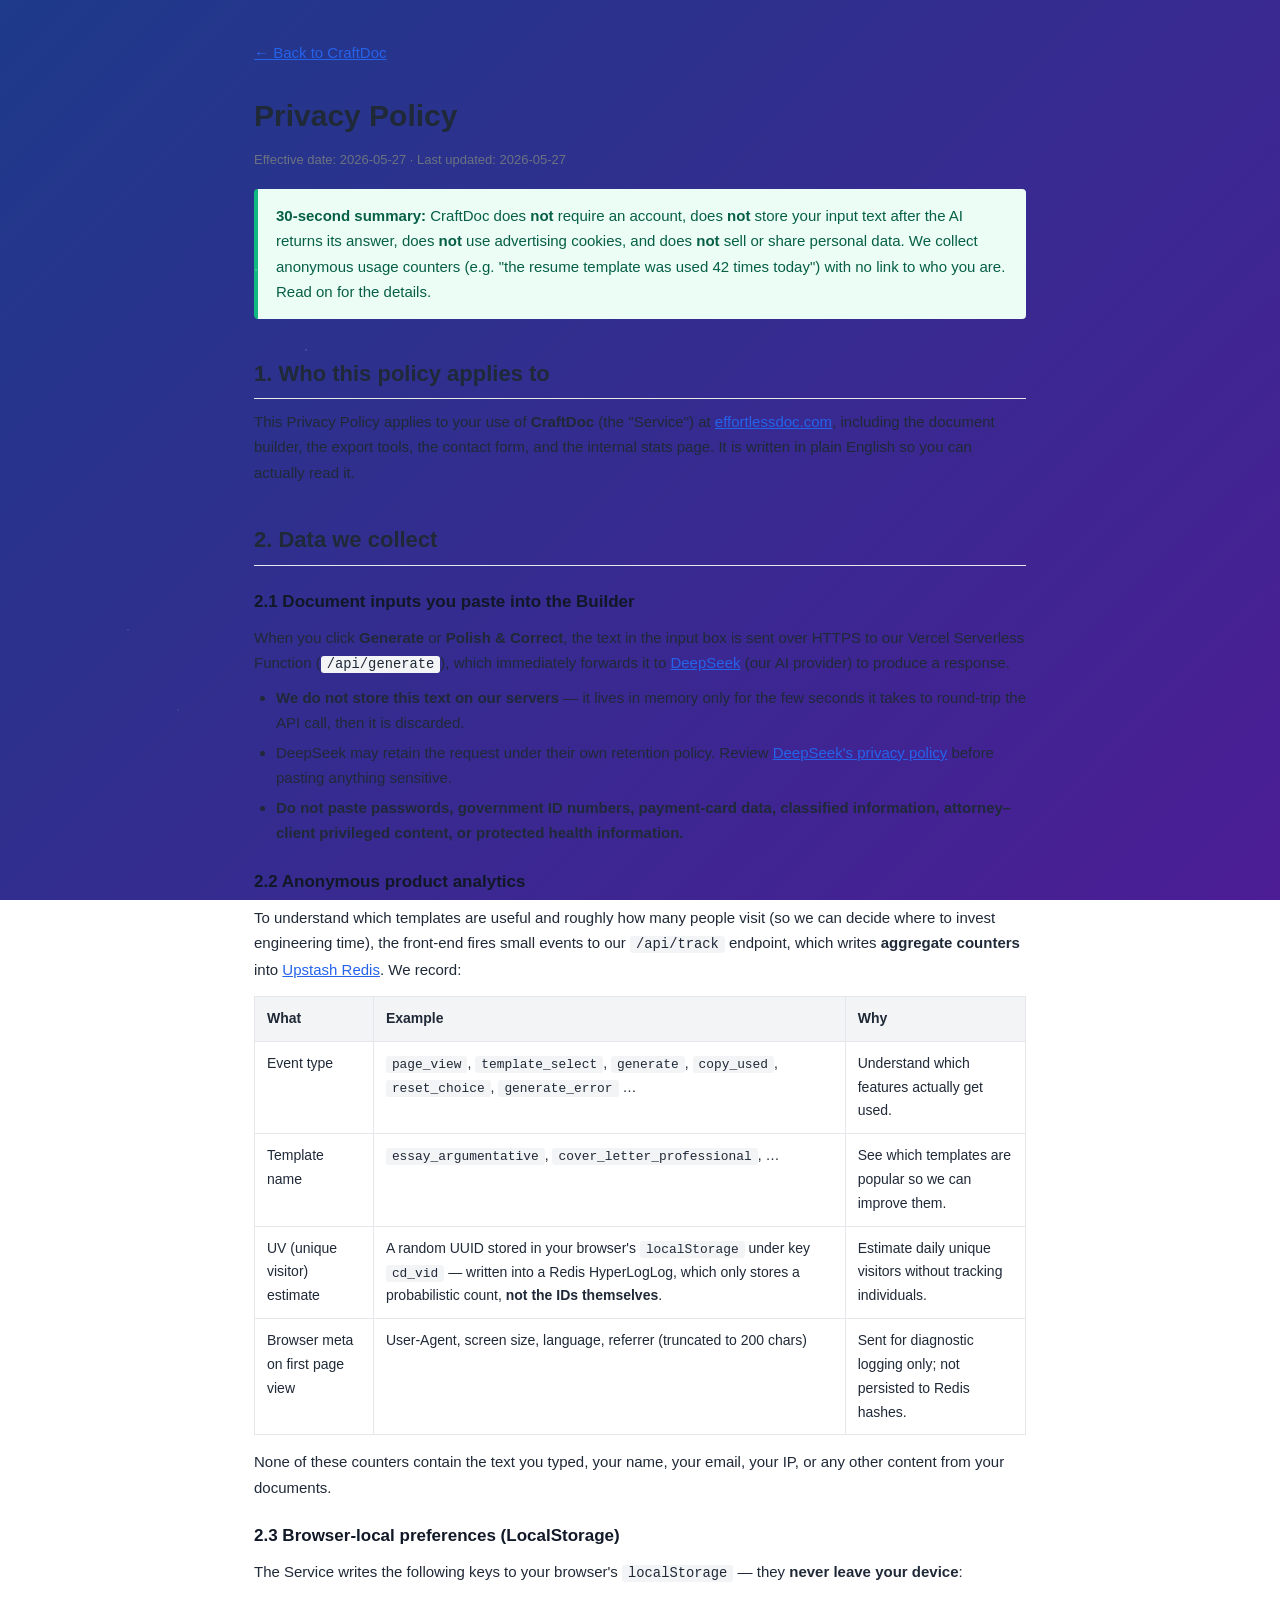
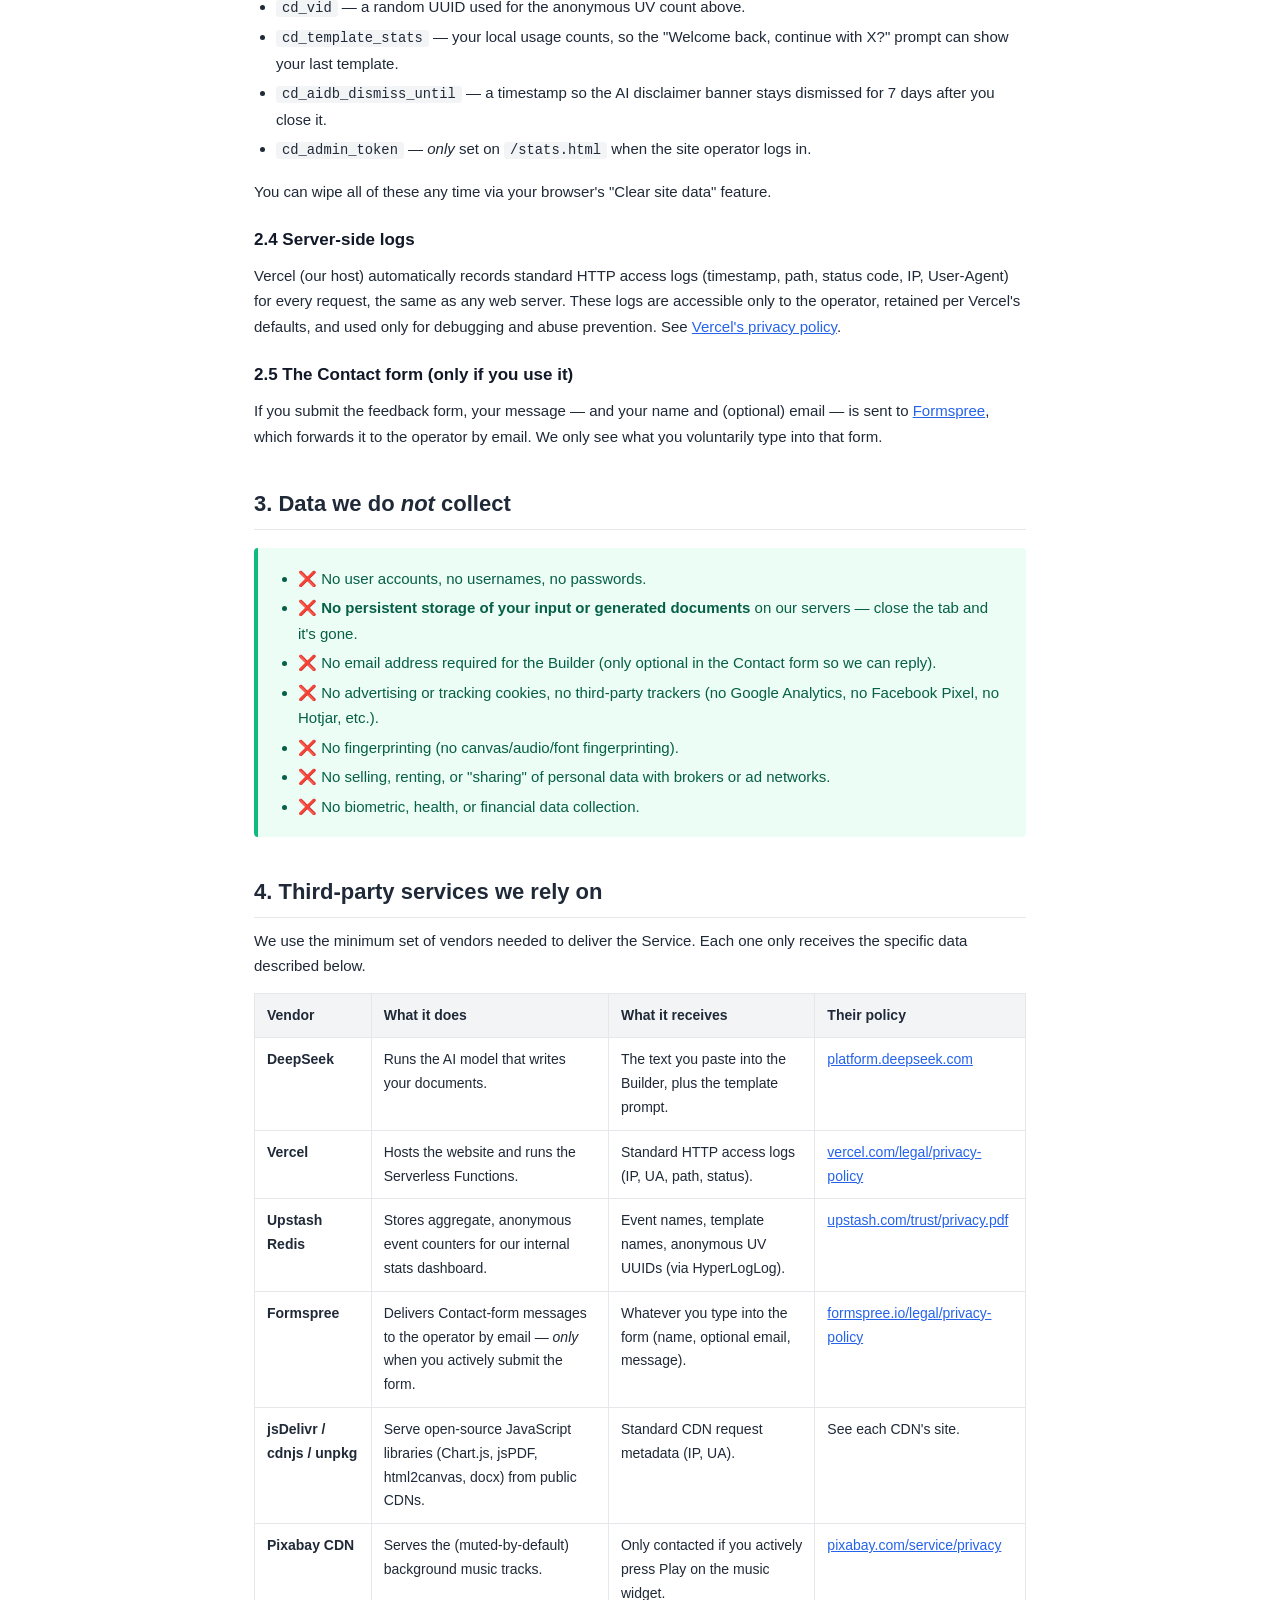
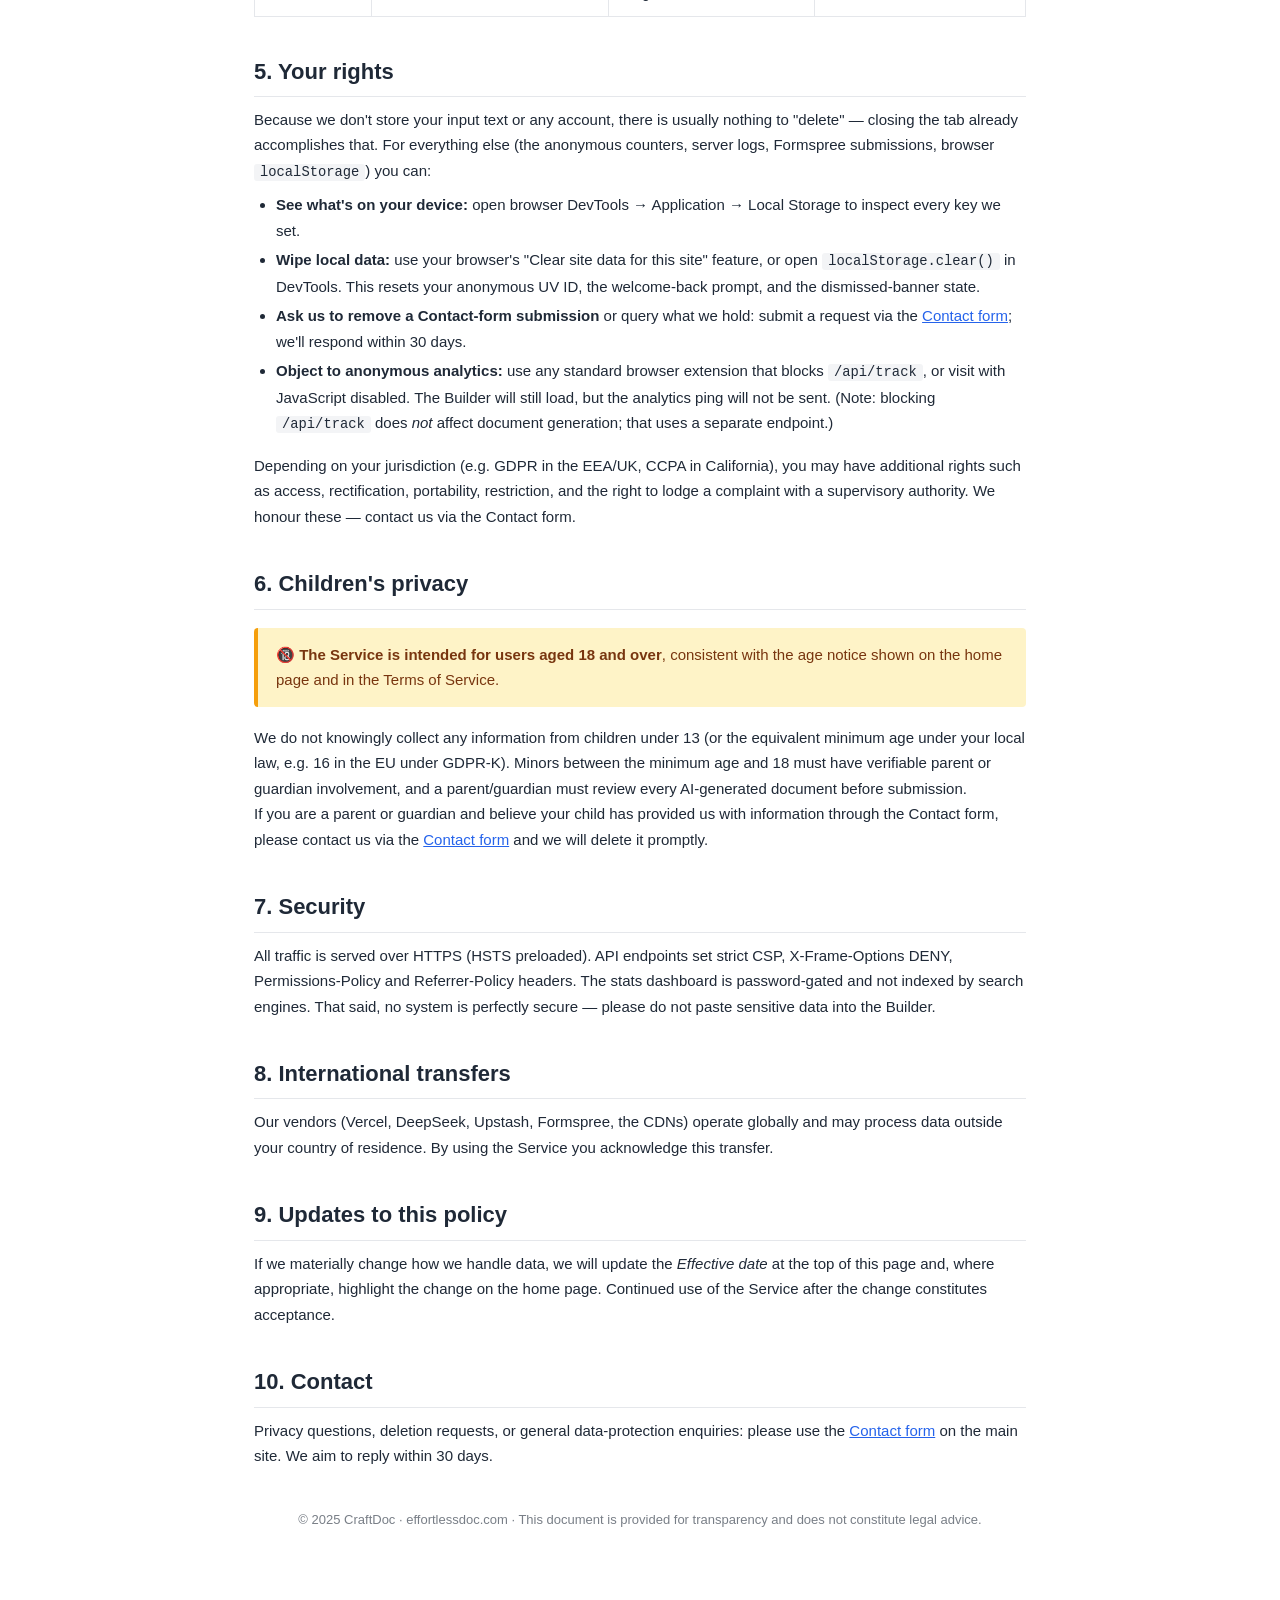
<file: legal/privacy.html>
<!DOCTYPE html>
<html lang="en">
<head>
<meta charset="UTF-8">
<meta name="viewport" content="width=device-width, initial-scale=1.0">
<title>Privacy Policy — CraftDoc</title>
<meta name="description" content="CraftDoc privacy policy: what data we collect (very little), what we don't collect (almost everything), and your rights.">
<link rel="icon" type="image/x-icon" href="../img/favicon.ico">
<link rel="stylesheet" href="../css/style.css">
<style>
    /* Legal page-specific overrides — keeps the main brand chrome but renders body as a long-form doc.
       Kept identical to terms.html so the two legal pages look like a matched pair. */
    .legal-wrap {
        max-width: 820px;
        margin: 40px auto 80px;
        padding: 0 24px;
        font-size: 15px;
        line-height: 1.7;
        color: #1F2937;
    }
    .legal-wrap h1 {
        font-size: 30px;
        margin: 0 0 8px;
    }
    .legal-wrap h2 {
        font-size: 22px;
        margin: 36px 0 10px;
        padding-bottom: 6px;
        border-bottom: 1px solid #E5E7EB;
    }
    .legal-wrap h3 {
        font-size: 17px;
        margin: 22px 0 8px;
        color: #111827;
    }
    .legal-wrap .updated {
        color: #6B7280;
        font-size: 13px;
        margin-bottom: 16px;
    }
    .legal-wrap .callout {
        background: #FEF3C7;
        border-left: 4px solid #F59E0B;
        padding: 14px 18px;
        margin: 18px 0;
        border-radius: 4px;
        color: #78350F;
    }
    .legal-wrap .ok-callout {
        background: #ECFDF5;
        border-left: 4px solid #10B981;
        padding: 14px 18px;
        margin: 18px 0;
        border-radius: 4px;
        color: #065F46;
    }
    .legal-wrap .danger-callout {
        background: #FEE2E2;
        border-left: 4px solid #DC2626;
        padding: 14px 18px;
        margin: 18px 0;
        border-radius: 4px;
        color: #7F1D1D;
    }
    .legal-wrap ul { padding-left: 22px; margin: 8px 0 16px; }
    .legal-wrap li { margin: 4px 0; }
    .legal-wrap a { color: #2563EB; text-decoration: underline; }
    .legal-wrap .back-link { display: inline-block; margin-bottom: 24px; color: #2563EB; }
    .legal-wrap table {
        width: 100%;
        border-collapse: collapse;
        margin: 14px 0;
        font-size: 14px;
    }
    .legal-wrap th, .legal-wrap td {
        text-align: left;
        padding: 10px 12px;
        border: 1px solid #E5E7EB;
        vertical-align: top;
    }
    .legal-wrap th {
        background: #F3F4F6;
        font-weight: 600;
    }
    .legal-wrap code {
        background: #F3F4F6;
        padding: 1px 6px;
        border-radius: 3px;
        font-size: 0.92em;
    }
</style>
</head>
<body>

<div class="legal-wrap">
    <a href="../index.html" class="back-link">← Back to CraftDoc</a>

    <h1>Privacy Policy</h1>
    <p class="updated">Effective date: 2026-05-27 · Last updated: 2026-05-27</p>

    <div class="ok-callout">
        <strong>30-second summary:</strong> CraftDoc does <strong>not</strong> require an account, does <strong>not</strong> store your input text after the AI returns its answer, does <strong>not</strong> use advertising cookies, and does <strong>not</strong> sell or share personal data. We collect anonymous usage counters (e.g. "the resume template was used 42 times today") with no link to who you are. Read on for the details.
    </div>

    <!-- ============================================================ -->
    <h2>1. Who this policy applies to</h2>
    <p>This Privacy Policy applies to your use of <strong>CraftDoc</strong> (the "Service") at <a href="https://effortlessdoc.com">effortlessdoc.com</a>, including the document builder, the export tools, the contact form, and the internal stats page. It is written in plain English so you can actually read it.</p>

    <!-- ============================================================ -->
    <h2>2. Data we collect</h2>

    <h3>2.1 Document inputs you paste into the Builder</h3>
    <p>When you click <strong>Generate</strong> or <strong>Polish &amp; Correct</strong>, the text in the input box is sent over HTTPS to our Vercel Serverless Function (<code>/api/generate</code>), which immediately forwards it to <a href="https://platform.deepseek.com" target="_blank" rel="noopener">DeepSeek</a> (our AI provider) to produce a response.</p>
    <ul>
        <li><strong>We do not store this text on our servers</strong> — it lives in memory only for the few seconds it takes to round-trip the API call, then it is discarded.</li>
        <li>DeepSeek may retain the request under their own retention policy. Review <a href="https://platform.deepseek.com" target="_blank" rel="noopener">DeepSeek's privacy policy</a> before pasting anything sensitive.</li>
        <li><strong>Do not paste passwords, government ID numbers, payment-card data, classified information, attorney–client privileged content, or protected health information.</strong></li>
    </ul>

    <h3>2.2 Anonymous product analytics</h3>
    <p>To understand which templates are useful and roughly how many people visit (so we can decide where to invest engineering time), the front-end fires small events to our <code>/api/track</code> endpoint, which writes <strong>aggregate counters</strong> into <a href="https://upstash.com" target="_blank" rel="noopener">Upstash Redis</a>. We record:</p>
    <table>
        <thead>
            <tr><th>What</th><th>Example</th><th>Why</th></tr>
        </thead>
        <tbody>
            <tr>
                <td>Event type</td>
                <td><code>page_view</code>, <code>template_select</code>, <code>generate</code>, <code>copy_used</code>, <code>reset_choice</code>, <code>generate_error</code> …</td>
                <td>Understand which features actually get used.</td>
            </tr>
            <tr>
                <td>Template name</td>
                <td><code>essay_argumentative</code>, <code>cover_letter_professional</code>, …</td>
                <td>See which templates are popular so we can improve them.</td>
            </tr>
            <tr>
                <td>UV (unique visitor) estimate</td>
                <td>A random UUID stored in your browser's <code>localStorage</code> under key <code>cd_vid</code> — written into a Redis HyperLogLog, which only stores a probabilistic count, <strong>not the IDs themselves</strong>.</td>
                <td>Estimate daily unique visitors without tracking individuals.</td>
            </tr>
            <tr>
                <td>Browser meta on first page view</td>
                <td>User-Agent, screen size, language, referrer (truncated to 200 chars)</td>
                <td>Sent for diagnostic logging only; not persisted to Redis hashes.</td>
            </tr>
        </tbody>
    </table>
    <p>None of these counters contain the text you typed, your name, your email, your IP, or any other content from your documents.</p>

    <h3>2.3 Browser-local preferences (LocalStorage)</h3>
    <p>The Service writes the following keys to your browser's <code>localStorage</code> — they <strong>never leave your device</strong>:</p>
    <ul>
        <li><code>cd_vid</code> — a random UUID used for the anonymous UV count above.</li>
        <li><code>cd_template_stats</code> — your local usage counts, so the "Welcome back, continue with X?" prompt can show your last template.</li>
        <li><code>cd_aidb_dismiss_until</code> — a timestamp so the AI disclaimer banner stays dismissed for 7 days after you close it.</li>
        <li><code>cd_admin_token</code> — <em>only</em> set on <code>/stats.html</code> when the site operator logs in.</li>
    </ul>
    <p>You can wipe all of these any time via your browser's "Clear site data" feature.</p>

    <h3>2.4 Server-side logs</h3>
    <p>Vercel (our host) automatically records standard HTTP access logs (timestamp, path, status code, IP, User-Agent) for every request, the same as any web server. These logs are accessible only to the operator, retained per Vercel's defaults, and used only for debugging and abuse prevention. See <a href="https://vercel.com/legal/privacy-policy" target="_blank" rel="noopener">Vercel's privacy policy</a>.</p>

    <h3>2.5 The Contact form (only if you use it)</h3>
    <p>If you submit the feedback form, your message — and your name and (optional) email — is sent to <a href="https://formspree.io" target="_blank" rel="noopener">Formspree</a>, which forwards it to the operator by email. We only see what you voluntarily type into that form.</p>

    <!-- ============================================================ -->
    <h2>3. Data we do <em>not</em> collect</h2>
    <div class="ok-callout">
        <ul style="margin:0;">
            <li>❌ No user accounts, no usernames, no passwords.</li>
            <li>❌ <strong>No persistent storage of your input or generated documents</strong> on our servers — close the tab and it's gone.</li>
            <li>❌ No email address required for the Builder (only optional in the Contact form so we can reply).</li>
            <li>❌ No advertising or tracking cookies, no third-party trackers (no Google Analytics, no Facebook Pixel, no Hotjar, etc.).</li>
            <li>❌ No fingerprinting (no canvas/audio/font fingerprinting).</li>
            <li>❌ No selling, renting, or "sharing" of personal data with brokers or ad networks.</li>
            <li>❌ No biometric, health, or financial data collection.</li>
        </ul>
    </div>

    <!-- ============================================================ -->
    <h2>4. Third-party services we rely on</h2>
    <p>We use the minimum set of vendors needed to deliver the Service. Each one only receives the specific data described below.</p>
    <table>
        <thead>
            <tr><th>Vendor</th><th>What it does</th><th>What it receives</th><th>Their policy</th></tr>
        </thead>
        <tbody>
            <tr>
                <td><strong>DeepSeek</strong></td>
                <td>Runs the AI model that writes your documents.</td>
                <td>The text you paste into the Builder, plus the template prompt.</td>
                <td><a href="https://platform.deepseek.com" target="_blank" rel="noopener">platform.deepseek.com</a></td>
            </tr>
            <tr>
                <td><strong>Vercel</strong></td>
                <td>Hosts the website and runs the Serverless Functions.</td>
                <td>Standard HTTP access logs (IP, UA, path, status).</td>
                <td><a href="https://vercel.com/legal/privacy-policy" target="_blank" rel="noopener">vercel.com/legal/privacy-policy</a></td>
            </tr>
            <tr>
                <td><strong>Upstash Redis</strong></td>
                <td>Stores aggregate, anonymous event counters for our internal stats dashboard.</td>
                <td>Event names, template names, anonymous UV UUIDs (via HyperLogLog).</td>
                <td><a href="https://upstash.com/trust/privacy.pdf" target="_blank" rel="noopener">upstash.com/trust/privacy.pdf</a></td>
            </tr>
            <tr>
                <td><strong>Formspree</strong></td>
                <td>Delivers Contact-form messages to the operator by email — <em>only</em> when you actively submit the form.</td>
                <td>Whatever you type into the form (name, optional email, message).</td>
                <td><a href="https://formspree.io/legal/privacy-policy" target="_blank" rel="noopener">formspree.io/legal/privacy-policy</a></td>
            </tr>
            <tr>
                <td><strong>jsDelivr / cdnjs / unpkg</strong></td>
                <td>Serve open-source JavaScript libraries (Chart.js, jsPDF, html2canvas, docx) from public CDNs.</td>
                <td>Standard CDN request metadata (IP, UA).</td>
                <td>See each CDN's site.</td>
            </tr>
            <tr>
                <td><strong>Pixabay CDN</strong></td>
                <td>Serves the (muted-by-default) background music tracks.</td>
                <td>Only contacted if you actively press Play on the music widget.</td>
                <td><a href="https://pixabay.com/service/privacy/" target="_blank" rel="noopener">pixabay.com/service/privacy</a></td>
            </tr>
        </tbody>
    </table>

    <!-- ============================================================ -->
    <h2>5. Your rights</h2>
    <p>Because we don't store your input text or any account, there is usually nothing to "delete" — closing the tab already accomplishes that. For everything else (the anonymous counters, server logs, Formspree submissions, browser <code>localStorage</code>) you can:</p>
    <ul>
        <li><strong>See what's on your device:</strong> open browser DevTools → Application → Local Storage to inspect every key we set.</li>
        <li><strong>Wipe local data:</strong> use your browser's "Clear site data for this site" feature, or open <code>localStorage.clear()</code> in DevTools. This resets your anonymous UV ID, the welcome-back prompt, and the dismissed-banner state.</li>
        <li><strong>Ask us to remove a Contact-form submission</strong> or query what we hold: submit a request via the <a href="../index.html#contact">Contact form</a>; we'll respond within 30 days.</li>
        <li><strong>Object to anonymous analytics:</strong> use any standard browser extension that blocks <code>/api/track</code>, or visit with JavaScript disabled. The Builder will still load, but the analytics ping will not be sent. (Note: blocking <code>/api/track</code> does <em>not</em> affect document generation; that uses a separate endpoint.)</li>
    </ul>
    <p>Depending on your jurisdiction (e.g. GDPR in the EEA/UK, CCPA in California), you may have additional rights such as access, rectification, portability, restriction, and the right to lodge a complaint with a supervisory authority. We honour these — contact us via the Contact form.</p>

    <!-- ============================================================ -->
    <h2>6. Children's privacy</h2>
    <div class="callout">
        🔞 <strong>The Service is intended for users aged 18 and over</strong>, consistent with the age notice shown on the home page and in the Terms of Service.
    </div>
    <p>We do not knowingly collect any information from children under 13 (or the equivalent minimum age under your local law, e.g. 16 in the EU under GDPR-K). Minors between the minimum age and 18 must have verifiable parent or guardian involvement, and a parent/guardian must review every AI-generated document before submission.</p>
    <p>If you are a parent or guardian and believe your child has provided us with information through the Contact form, please contact us via the <a href="../index.html#contact">Contact form</a> and we will delete it promptly.</p>

    <!-- ============================================================ -->
    <h2>7. Security</h2>
    <p>All traffic is served over HTTPS (HSTS preloaded). API endpoints set strict CSP, X-Frame-Options DENY, Permissions-Policy and Referrer-Policy headers. The stats dashboard is password-gated and not indexed by search engines. That said, no system is perfectly secure — please do not paste sensitive data into the Builder.</p>

    <!-- ============================================================ -->
    <h2>8. International transfers</h2>
    <p>Our vendors (Vercel, DeepSeek, Upstash, Formspree, the CDNs) operate globally and may process data outside your country of residence. By using the Service you acknowledge this transfer.</p>

    <!-- ============================================================ -->
    <h2>9. Updates to this policy</h2>
    <p>If we materially change how we handle data, we will update the <em>Effective date</em> at the top of this page and, where appropriate, highlight the change on the home page. Continued use of the Service after the change constitutes acceptance.</p>

    <!-- ============================================================ -->
    <h2>10. Contact</h2>
    <p>Privacy questions, deletion requests, or general data-protection enquiries: please use the <a href="https://effortlessdoc.com/#contact">Contact form</a> on the main site. We aim to reply within 30 days.</p>

    <p style="margin-top:40px;opacity:0.6;font-size:13px;text-align:center;">
        © 2025 CraftDoc · effortlessdoc.com · This document is provided for transparency and does not constitute legal advice.
    </p>
</div>

</body>
</html>
</file>
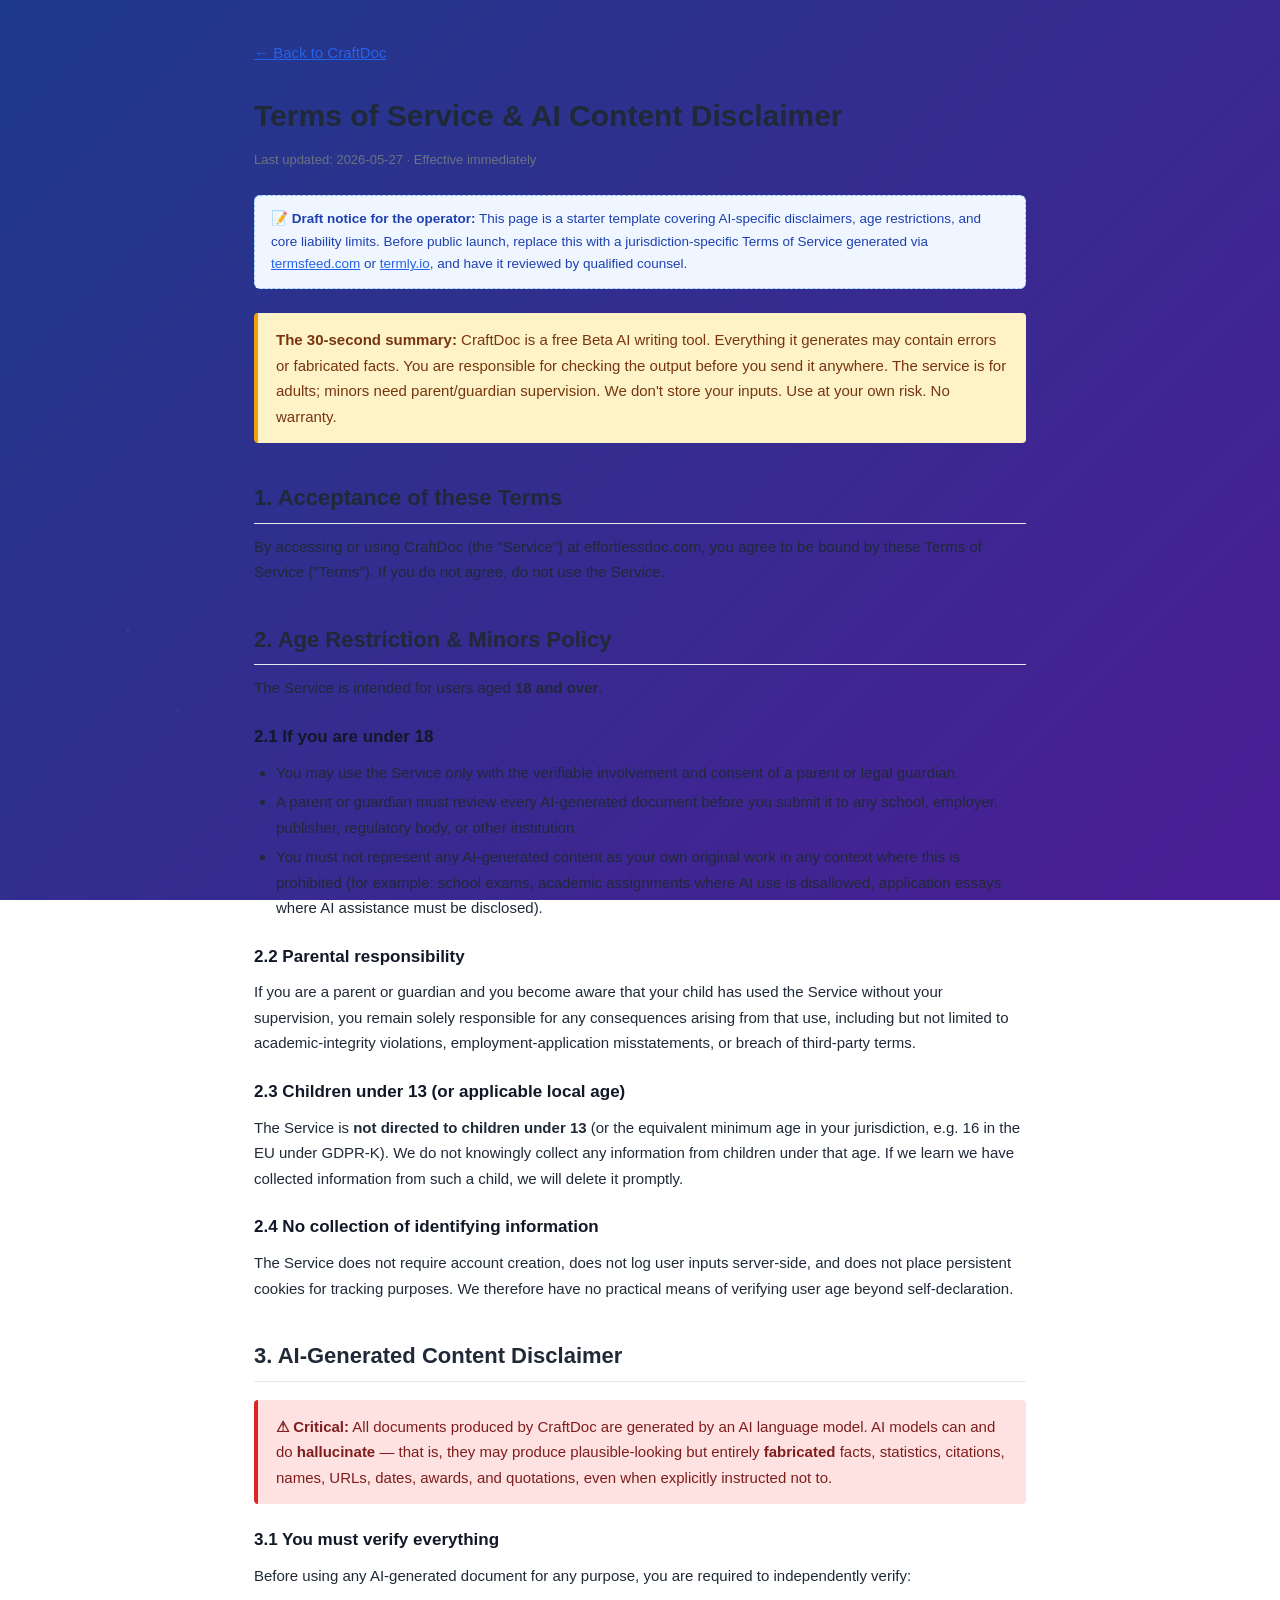
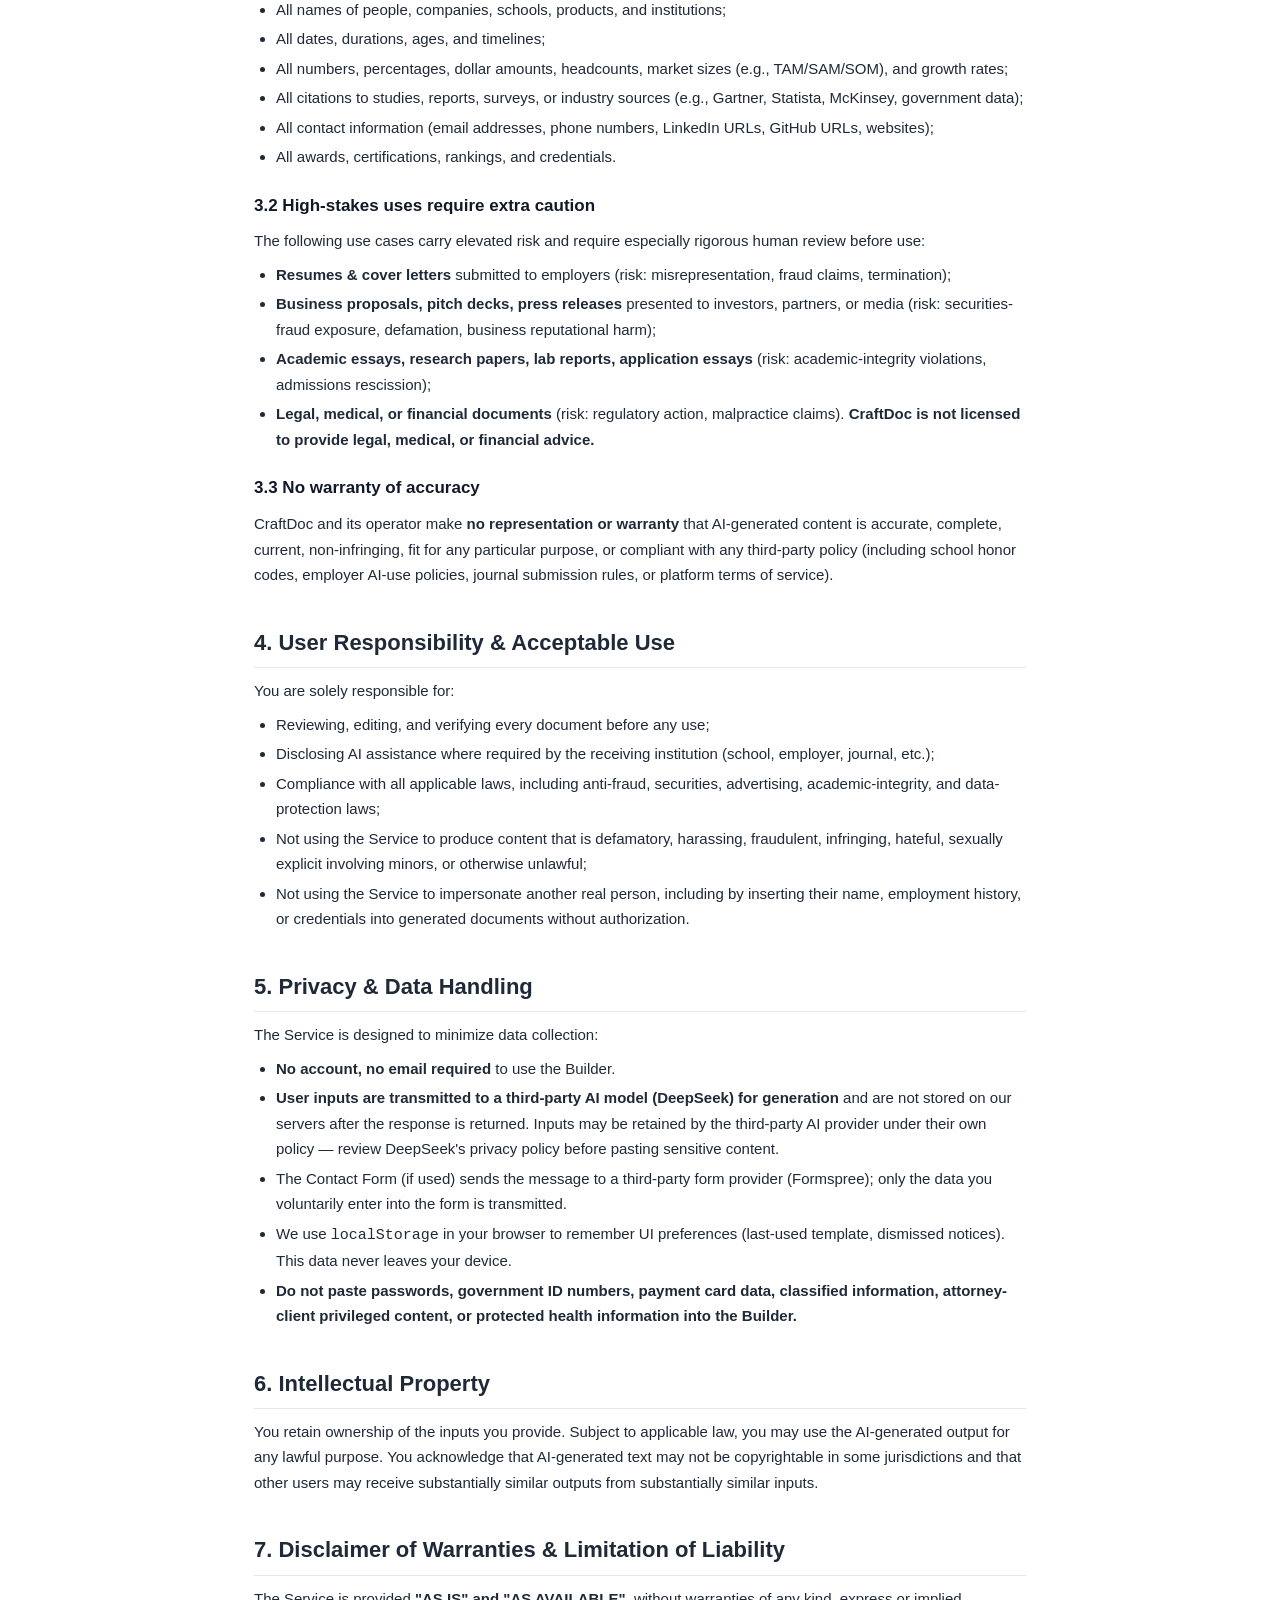
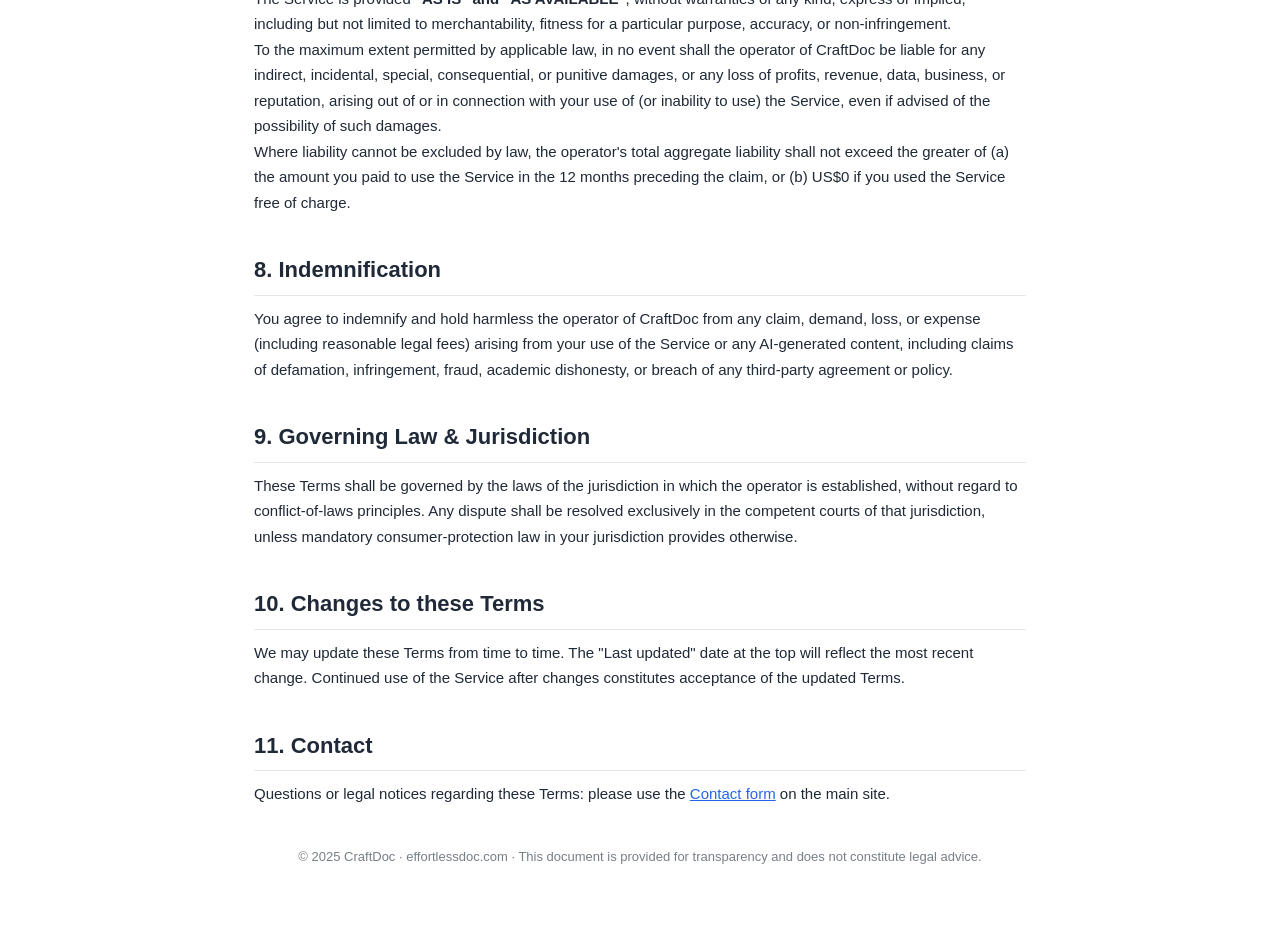
<file: legal/terms.html>
<!DOCTYPE html>
<html lang="en">
<head>
<meta charset="UTF-8">
<meta name="viewport" content="width=device-width, initial-scale=1.0">
<title>Terms of Service, AI Disclaimer & Minor Policy — CraftDoc</title>
<meta name="description" content="CraftDoc legal terms, AI-generated content disclaimer, and policy regarding minors.">
<link rel="icon" type="image/x-icon" href="../img/favicon.ico">
<link rel="stylesheet" href="../css/style.css">
<style>
    /* Legal page-specific overrides — keeps the main brand chrome but renders body as a long-form doc */
    .legal-wrap {
        max-width: 820px;
        margin: 40px auto 80px;
        padding: 0 24px;
        font-size: 15px;
        line-height: 1.7;
        color: #1F2937;
    }
    .legal-wrap h1 {
        font-size: 30px;
        margin: 0 0 8px;
    }
    .legal-wrap h2 {
        font-size: 22px;
        margin: 36px 0 10px;
        padding-bottom: 6px;
        border-bottom: 1px solid #E5E7EB;
    }
    .legal-wrap h3 {
        font-size: 17px;
        margin: 22px 0 8px;
        color: #111827;
    }
    .legal-wrap .updated {
        color: #6B7280;
        font-size: 13px;
        margin-bottom: 16px;
    }
    .legal-wrap .callout {
        background: #FEF3C7;
        border-left: 4px solid #F59E0B;
        padding: 14px 18px;
        margin: 18px 0;
        border-radius: 4px;
        color: #78350F;
    }
    .legal-wrap .danger-callout {
        background: #FEE2E2;
        border-left: 4px solid #DC2626;
        padding: 14px 18px;
        margin: 18px 0;
        border-radius: 4px;
        color: #7F1D1D;
    }
    .legal-wrap ul { padding-left: 22px; margin: 8px 0 16px; }
    .legal-wrap li { margin: 4px 0; }
    .legal-wrap a { color: #2563EB; text-decoration: underline; }
    .legal-wrap .back-link { display: inline-block; margin-bottom: 24px; color: #2563EB; }
    .legal-wrap .placeholder-banner {
        background: #EFF6FF;
        border: 1px dashed #93C5FD;
        padding: 12px 16px;
        margin: 24px 0;
        border-radius: 6px;
        font-size: 13.5px;
        color: #1E40AF;
    }
</style>
</head>
<body>

<div class="legal-wrap">
    <a href="../index.html" class="back-link">← Back to CraftDoc</a>

    <h1>Terms of Service &amp; AI Content Disclaimer</h1>
    <p class="updated">Last updated: 2026-05-27 · Effective immediately</p>

    <div class="placeholder-banner">
        📝 <strong>Draft notice for the operator:</strong> This page is a starter template covering AI-specific disclaimers, age restrictions, and core liability limits.
        Before public launch, replace this with a jurisdiction-specific Terms of Service generated via
        <a href="https://www.termsfeed.com/" target="_blank" rel="noopener">termsfeed.com</a> or
        <a href="https://app.termly.io/" target="_blank" rel="noopener">termly.io</a>,
        and have it reviewed by qualified counsel.
    </div>

    <div class="callout">
        <strong>The 30-second summary:</strong> CraftDoc is a free Beta AI writing tool. Everything it generates may contain errors or fabricated facts.
        You are responsible for checking the output before you send it anywhere. The service is for adults; minors need parent/guardian supervision.
        We don't store your inputs. Use at your own risk. No warranty.
    </div>

    <!-- =============== 1. ACCEPTANCE =============== -->
    <h2>1. Acceptance of these Terms</h2>
    <p>By accessing or using CraftDoc (the "Service") at effortlessdoc.com, you agree to be bound by these Terms of Service ("Terms"). If you do not agree, do not use the Service.</p>

    <!-- =============== 2. AGE / MINORS POLICY =============== -->
    <h2>2. Age Restriction &amp; Minors Policy</h2>
    <p>The Service is intended for users aged <strong>18 and over</strong>.</p>

    <h3>2.1 If you are under 18</h3>
    <ul>
        <li>You may use the Service only with the verifiable involvement and consent of a parent or legal guardian.</li>
        <li>A parent or guardian must review every AI-generated document before you submit it to any school, employer, publisher, regulatory body, or other institution.</li>
        <li>You must not represent any AI-generated content as your own original work in any context where this is prohibited (for example: school exams, academic assignments where AI use is disallowed, application essays where AI assistance must be disclosed).</li>
    </ul>

    <h3>2.2 Parental responsibility</h3>
    <p>If you are a parent or guardian and you become aware that your child has used the Service without your supervision, you remain solely responsible for any consequences arising from that use, including but not limited to academic-integrity violations, employment-application misstatements, or breach of third-party terms.</p>

    <h3>2.3 Children under 13 (or applicable local age)</h3>
    <p>The Service is <strong>not directed to children under 13</strong> (or the equivalent minimum age in your jurisdiction, e.g. 16 in the EU under GDPR-K). We do not knowingly collect any information from children under that age. If we learn we have collected information from such a child, we will delete it promptly.</p>

    <h3>2.4 No collection of identifying information</h3>
    <p>The Service does not require account creation, does not log user inputs server-side, and does not place persistent cookies for tracking purposes. We therefore have no practical means of verifying user age beyond self-declaration.</p>

    <!-- =============== 3. AI CONTENT DISCLAIMER =============== -->
    <h2>3. AI-Generated Content Disclaimer</h2>

    <div class="danger-callout">
        <strong>⚠ Critical:</strong> All documents produced by CraftDoc are generated by an AI language model.
        AI models can and do <strong>hallucinate</strong> — that is, they may produce plausible-looking but entirely <strong>fabricated</strong> facts, statistics, citations, names, URLs, dates, awards, and quotations, even when explicitly instructed not to.
    </div>

    <h3>3.1 You must verify everything</h3>
    <p>Before using any AI-generated document for any purpose, you are required to independently verify:</p>
    <ul>
        <li>All names of people, companies, schools, products, and institutions;</li>
        <li>All dates, durations, ages, and timelines;</li>
        <li>All numbers, percentages, dollar amounts, headcounts, market sizes (e.g., TAM/SAM/SOM), and growth rates;</li>
        <li>All citations to studies, reports, surveys, or industry sources (e.g., Gartner, Statista, McKinsey, government data);</li>
        <li>All contact information (email addresses, phone numbers, LinkedIn URLs, GitHub URLs, websites);</li>
        <li>All awards, certifications, rankings, and credentials.</li>
    </ul>

    <h3>3.2 High-stakes uses require extra caution</h3>
    <p>The following use cases carry elevated risk and require especially rigorous human review before use:</p>
    <ul>
        <li><strong>Resumes &amp; cover letters</strong> submitted to employers (risk: misrepresentation, fraud claims, termination);</li>
        <li><strong>Business proposals, pitch decks, press releases</strong> presented to investors, partners, or media (risk: securities-fraud exposure, defamation, business reputational harm);</li>
        <li><strong>Academic essays, research papers, lab reports, application essays</strong> (risk: academic-integrity violations, admissions rescission);</li>
        <li><strong>Legal, medical, or financial documents</strong> (risk: regulatory action, malpractice claims). <strong>CraftDoc is not licensed to provide legal, medical, or financial advice.</strong></li>
    </ul>

    <h3>3.3 No warranty of accuracy</h3>
    <p>CraftDoc and its operator make <strong>no representation or warranty</strong> that AI-generated content is accurate, complete, current, non-infringing, fit for any particular purpose, or compliant with any third-party policy (including school honor codes, employer AI-use policies, journal submission rules, or platform terms of service).</p>

    <!-- =============== 4. USER RESPONSIBILITY =============== -->
    <h2>4. User Responsibility &amp; Acceptable Use</h2>
    <p>You are solely responsible for:</p>
    <ul>
        <li>Reviewing, editing, and verifying every document before any use;</li>
        <li>Disclosing AI assistance where required by the receiving institution (school, employer, journal, etc.);</li>
        <li>Compliance with all applicable laws, including anti-fraud, securities, advertising, academic-integrity, and data-protection laws;</li>
        <li>Not using the Service to produce content that is defamatory, harassing, fraudulent, infringing, hateful, sexually explicit involving minors, or otherwise unlawful;</li>
        <li>Not using the Service to impersonate another real person, including by inserting their name, employment history, or credentials into generated documents without authorization.</li>
    </ul>

    <!-- =============== 5. PRIVACY & DATA =============== -->
    <h2>5. Privacy &amp; Data Handling</h2>
    <p>The Service is designed to minimize data collection:</p>
    <ul>
        <li><strong>No account, no email required</strong> to use the Builder.</li>
        <li><strong>User inputs are transmitted to a third-party AI model (DeepSeek) for generation</strong> and are not stored on our servers after the response is returned. Inputs may be retained by the third-party AI provider under their own policy — review DeepSeek's privacy policy before pasting sensitive content.</li>
        <li>The Contact Form (if used) sends the message to a third-party form provider (Formspree); only the data you voluntarily enter into the form is transmitted.</li>
        <li>We use <code>localStorage</code> in your browser to remember UI preferences (last-used template, dismissed notices). This data never leaves your device.</li>
        <li><strong>Do not paste passwords, government ID numbers, payment card data, classified information, attorney-client privileged content, or protected health information into the Builder.</strong></li>
    </ul>

    <!-- =============== 6. INTELLECTUAL PROPERTY =============== -->
    <h2>6. Intellectual Property</h2>
    <p>You retain ownership of the inputs you provide. Subject to applicable law, you may use the AI-generated output for any lawful purpose. You acknowledge that AI-generated text may not be copyrightable in some jurisdictions and that other users may receive substantially similar outputs from substantially similar inputs.</p>

    <!-- =============== 7. LIABILITY =============== -->
    <h2>7. Disclaimer of Warranties &amp; Limitation of Liability</h2>
    <p>The Service is provided <strong>"AS IS" and "AS AVAILABLE"</strong>, without warranties of any kind, express or implied, including but not limited to merchantability, fitness for a particular purpose, accuracy, or non-infringement.</p>
    <p>To the maximum extent permitted by applicable law, in no event shall the operator of CraftDoc be liable for any indirect, incidental, special, consequential, or punitive damages, or any loss of profits, revenue, data, business, or reputation, arising out of or in connection with your use of (or inability to use) the Service, even if advised of the possibility of such damages.</p>
    <p>Where liability cannot be excluded by law, the operator's total aggregate liability shall not exceed the greater of (a) the amount you paid to use the Service in the 12 months preceding the claim, or (b) US$0 if you used the Service free of charge.</p>

    <!-- =============== 8. INDEMNIFICATION =============== -->
    <h2>8. Indemnification</h2>
    <p>You agree to indemnify and hold harmless the operator of CraftDoc from any claim, demand, loss, or expense (including reasonable legal fees) arising from your use of the Service or any AI-generated content, including claims of defamation, infringement, fraud, academic dishonesty, or breach of any third-party agreement or policy.</p>

    <!-- =============== 9. GOVERNING LAW =============== -->
    <h2>9. Governing Law &amp; Jurisdiction</h2>
    <p>These Terms shall be governed by the laws of the jurisdiction in which the operator is established, without regard to conflict-of-laws principles. Any dispute shall be resolved exclusively in the competent courts of that jurisdiction, unless mandatory consumer-protection law in your jurisdiction provides otherwise.</p>

    <!-- =============== 10. CHANGES =============== -->
    <h2>10. Changes to these Terms</h2>
    <p>We may update these Terms from time to time. The "Last updated" date at the top will reflect the most recent change. Continued use of the Service after changes constitutes acceptance of the updated Terms.</p>

    <!-- =============== 11. CONTACT =============== -->
    <h2>11. Contact</h2>
    <p>Questions or legal notices regarding these Terms: please use the <a href="../index.html#contact">Contact form</a> on the main site.</p>

    <p style="margin-top:40px;opacity:0.6;font-size:13px;text-align:center;">
        © 2025 CraftDoc · effortlessdoc.com · This document is provided for transparency and does not constitute legal advice.
    </p>
</div>

</body>
</html>
</file>
<file: css/style.css>
/* CraftDoc v2 — Global Styles
   Deep-blue / purple gradient + warm gold accents.
   Pure CSS, no external image dependencies. */

* { box-sizing: border-box; margin: 0; padding: 0; }

:root {
    --primary: #1E3A8A;
    --primary-dark: #1B2D6F;
    --purple: #4C1D95;
    --accent: #F59E0B;
    --accent-hover: #D97706;
    --text-dark: #1F2937;
    --text-mid: #4B5563;
    --text-light: #9CA3AF;
    --card-bg: rgba(255, 255, 255, 0.96);
    --card-border: rgba(255, 255, 255, 0.4);
    --shadow-lg: 0 20px 60px rgba(0, 0, 0, 0.18);
    --shadow-md: 0 8px 24px rgba(0, 0, 0, 0.12);
    --radius-lg: 18px;
    --radius-md: 12px;
    --radius-sm: 8px;
}

html, body {
    font-family: 'Inter', -apple-system, BlinkMacSystemFont, 'Segoe UI', 'Helvetica Neue', Arial, sans-serif;
    color: var(--text-dark);
    line-height: 1.6;
    min-height: 100vh;
    overflow-x: hidden;
}

/* ---------- Background: deep blue-purple gradient + subtle animated stars ---------- */
body {
    background: linear-gradient(135deg, #1E3A8A 0%, #4C1D95 100%);
    background-attachment: fixed;
    position: relative;
}

/* CSS-only star particle layer */
body::before, body::after {
    content: "";
    position: fixed;
    inset: 0;
    pointer-events: none;
    z-index: 0;
    background-image:
        radial-gradient(2px 2px at 20% 30%, rgba(255,255,255,0.6), transparent 50%),
        radial-gradient(1px 1px at 70% 60%, rgba(255,255,255,0.5), transparent 50%),
        radial-gradient(1.5px 1.5px at 40% 80%, rgba(245,158,11,0.4), transparent 50%),
        radial-gradient(1px 1px at 85% 20%, rgba(255,255,255,0.4), transparent 50%),
        radial-gradient(2px 2px at 10% 70%, rgba(255,255,255,0.3), transparent 50%),
        radial-gradient(1px 1px at 55% 45%, rgba(255,255,255,0.5), transparent 50%),
        radial-gradient(1.5px 1.5px at 90% 90%, rgba(245,158,11,0.3), transparent 50%);
    background-size: 100% 100%;
    animation: twinkle 12s ease-in-out infinite alternate;
}
body::after {
    background-position: 50px 80px;
    animation-duration: 18s;
    animation-direction: alternate-reverse;
    opacity: 0.7;
}
@keyframes twinkle {
    0%   { opacity: 0.55; transform: translateY(0); }
    50%  { opacity: 0.9;  transform: translateY(-6px); }
    100% { opacity: 0.55; transform: translateY(0); }
}

main, header, footer { position: relative; z-index: 1; }

/* ---------- Header & Nav ---------- */
.site-header {
    padding: 18px 32px;
    display: flex;
    align-items: center;
    justify-content: space-between;
    backdrop-filter: blur(12px);
    background: rgba(30, 58, 138, 0.45);
    border-bottom: 1px solid rgba(255, 255, 255, 0.1);
    position: sticky;
    top: 0;
    z-index: 100;
}
.site-logo {
    display: flex;
    align-items: center;
    gap: 10px;
    color: #fff;
    text-decoration: none;
    font-weight: 700;
    font-size: 20px;
    letter-spacing: -0.3px;
}
.site-logo img { height: 36px; width: auto; }
.site-nav { display: flex; gap: 24px; }
.nav-link {
    color: rgba(255, 255, 255, 0.85);
    text-decoration: none;
    font-size: 14px;
    font-weight: 500;
    transition: color 0.2s;
}
.nav-link:hover { color: var(--accent); }

/* ---------- Hero ---------- */
.hero {
    text-align: center;
    padding: 60px 24px 40px;
    color: #fff;
}
.hero h1 {
    font-size: clamp(28px, 5vw, 48px);
    font-weight: 800;
    line-height: 1.2;
    margin-bottom: 16px;
    letter-spacing: -0.5px;
}
.hero h1 .accent { color: var(--accent); }
.hero .tagline {
    font-size: clamp(15px, 2vw, 18px);
    color: rgba(255, 255, 255, 0.85);
    max-width: 720px;
    margin: 0 auto 14px;
}
.hero .sub-tagline {
    font-size: 13px;
    color: rgba(255, 255, 255, 0.7);
    letter-spacing: 0.3px;
}
.hero .sub-tagline strong { color: var(--accent); font-weight: 600; }

/* ---------- Section wrapper ---------- */
.section {
    max-width: 1100px;
    margin: 40px auto;
    padding: 40px 32px;
    background: var(--card-bg);
    border: 1px solid var(--card-border);
    border-radius: var(--radius-lg);
    box-shadow: var(--shadow-lg);
}
.section h2 {
    font-size: 28px;
    color: var(--primary);
    margin-bottom: 8px;
    font-weight: 700;
    letter-spacing: -0.3px;
}
.section .section-intro {
    color: var(--text-mid);
    margin-bottom: 28px;
    font-size: 15px;
}

/* ---------- Builder (four-step picker) ---------- */
.steps { display: flex; flex-direction: column; gap: 24px; }
.step {
    border: 2px solid #E5E7EB;
    border-radius: var(--radius-md);
    padding: 20px 22px;
    background: #fafbfc;
    transition: all 0.25s;
}
.step.disabled {
    opacity: 0.45;
    pointer-events: none;
    filter: grayscale(40%);
}
.step-header {
    display: flex;
    align-items: center;
    gap: 10px;
    margin-bottom: 14px;
}
.step-number {
    width: 28px; height: 28px;
    border-radius: 50%;
    background: var(--primary);
    color: #fff;
    display: flex; align-items: center; justify-content: center;
    font-weight: 700;
    font-size: 14px;
}
.step-title {
    font-weight: 600;
    color: var(--text-dark);
    font-size: 15px;
}
.pick-grid {
    display: grid;
    grid-template-columns: repeat(auto-fill, minmax(180px, 1fr));
    gap: 12px;
}
.pick-card {
    background: #fff;
    border: 2px solid #E5E7EB;
    border-radius: var(--radius-sm);
    padding: 14px 16px;
    text-align: left;
    cursor: pointer;
    font-family: inherit;
    font-size: 14px;
    font-weight: 500;
    color: var(--text-dark);
    transition: all 0.15s;
}
.pick-card:hover {
    border-color: var(--primary);
    transform: translateY(-2px);
    box-shadow: var(--shadow-md);
}
.pick-card.active {
    border-color: var(--primary);
    background: var(--primary);
    color: #fff;
}
.pick-card.big-card {
    font-size: 16px;
    padding: 22px 18px;
    text-align: center;
    font-weight: 600;
}
.template-card .tpl-title { font-weight: 600; margin-bottom: 4px; }
.template-card .tpl-desc { font-size: 12px; color: var(--text-mid); font-weight: 400; }
.pick-card.active .tpl-desc { color: rgba(255,255,255,0.85); }

/* ---------- Content input + action buttons ---------- */
#user-input {
    width: 100%;
    min-height: 200px;
    border: 2px solid #E5E7EB;
    border-radius: var(--radius-sm);
    padding: 14px 16px;
    font-family: inherit;
    font-size: 14px;
    line-height: 1.6;
    color: var(--text-dark);
    resize: vertical;
    transition: border-color 0.2s;
}
#user-input:focus {
    outline: none;
    border-color: var(--primary);
}
.input-meta {
    display: flex;
    justify-content: flex-end;
    margin-top: 4px;
    font-size: 12px;
    color: var(--text-light);
}

.action-row {
    display: flex;
    flex-wrap: wrap;
    gap: 12px;
    margin-top: 18px;
}
.btn {
    border: none;
    border-radius: var(--radius-sm);
    padding: 12px 22px;
    font-family: inherit;
    font-size: 14px;
    font-weight: 600;
    cursor: pointer;
    display: inline-flex;
    align-items: center;
    gap: 8px;
    transition: all 0.15s;
    line-height: 1;
}
.btn-primary {
    background: var(--accent);
    color: #fff;
}
.btn-primary:hover:not(:disabled) { background: var(--accent-hover); transform: translateY(-1px); box-shadow: var(--shadow-md); }
.btn-secondary {
    background: #fff;
    color: var(--primary);
    border: 2px solid var(--primary);
}
.btn-secondary:hover:not(:disabled) { background: var(--primary); color: #fff; }
.btn-tertiary {
    background: #fff;
    color: var(--text-dark);
    border: 2px solid #E5E7EB;
}
.btn-tertiary:hover:not(:disabled) { border-color: var(--primary); color: var(--primary); }
.btn:disabled { opacity: 0.45; cursor: not-allowed; }

.spinner {
    width: 14px; height: 14px;
    border: 2px solid rgba(255,255,255,0.35);
    border-top-color: #fff;
    border-radius: 50%;
    animation: spin 0.7s linear infinite;
    display: inline-block;
}
@keyframes spin { to { transform: rotate(360deg); } }

/* ---------- Output Section ---------- */
#output-section { margin-top: 32px; }
#output-section.hidden { display: none; }
.output-header {
    display: flex;
    justify-content: space-between;
    align-items: center;
    margin-bottom: 18px;
    flex-wrap: wrap;
    gap: 10px;
}
.output-header h3 {
    color: var(--primary);
    font-size: 20px;
}
.export-row { display: flex; gap: 10px; flex-wrap: wrap; }

/* ---------- Features ---------- */
.features-intro {
    text-align: center;
    font-size: 16px;
    color: var(--text-mid);
    margin-bottom: 32px;
    font-style: italic;
}
.features-grid {
    display: grid;
    grid-template-columns: repeat(auto-fit, minmax(260px, 1fr));
    gap: 20px;
}
.feature-card {
    background: #fff;
    border: 2px solid #F3F4F6;
    border-radius: var(--radius-md);
    padding: 24px;
    transition: all 0.2s;
}
.feature-card:hover {
    border-color: var(--accent);
    transform: translateY(-3px);
    box-shadow: var(--shadow-md);
}
.feature-icon { font-size: 32px; margin-bottom: 12px; }
.feature-title {
    font-size: 16px;
    font-weight: 700;
    color: var(--primary);
    margin-bottom: 8px;
}
.feature-desc { color: var(--text-mid); font-size: 14px; line-height: 1.55; }

/* ---------- Pricing ---------- */
.pricing-main {
    text-align: center;
    padding: 36px 24px;
    background: linear-gradient(135deg, #FEF3C7 0%, #FED7AA 100%);
    border-radius: var(--radius-md);
    margin-bottom: 24px;
}
.pricing-badge {
    display: inline-block;
    background: var(--primary);
    color: #fff;
    padding: 6px 16px;
    border-radius: 999px;
    font-size: 12px;
    font-weight: 700;
    letter-spacing: 0.5px;
    margin-bottom: 16px;
}
.pricing-main h3 {
    font-size: 26px;
    color: var(--primary);
    margin-bottom: 8px;
}
.pricing-main p { color: var(--text-mid); margin-bottom: 20px; }
.pricing-future {
    background: #F9FAFB;
    border: 1px dashed #D1D5DB;
    border-radius: var(--radius-md);
    padding: 24px;
    font-size: 13px;
    color: #9CA3AF;
}
.pricing-future h4 {
    color: #6B7280;
    font-size: 14px;
    margin-bottom: 12px;
    font-weight: 600;
}
.pricing-future ul { list-style: none; margin: 0 0 18px 0; padding: 0; }
.pricing-future li { padding: 4px 0; }
.pricing-future li.recommended { color: var(--accent-hover); font-weight: 600; }
.pricing-future .lottery {
    border-top: 1px dashed #D1D5DB;
    padding-top: 14px;
    margin-top: 6px;
}
.pricing-future .lottery h5 { color: #6B7280; font-size: 13px; margin-bottom: 6px; font-weight: 600; }

/* ---------- Contact ---------- */
.contact-form {
    display: grid;
    gap: 14px;
    max-width: 620px;
    margin: 0 auto;
}
.contact-form label {
    font-size: 13px;
    font-weight: 600;
    color: var(--text-dark);
    margin-bottom: 4px;
    display: block;
}
.contact-form input,
.contact-form textarea {
    width: 100%;
    border: 2px solid #E5E7EB;
    border-radius: var(--radius-sm);
    padding: 12px 14px;
    font-family: inherit;
    font-size: 14px;
    color: var(--text-dark);
    transition: border-color 0.2s;
}
.contact-form input:focus,
.contact-form textarea:focus {
    outline: none;
    border-color: var(--primary);
}
.contact-form textarea { min-height: 110px; resize: vertical; }
.contact-form button {
    background: var(--primary);
    color: #fff;
    border: none;
    padding: 12px 22px;
    border-radius: var(--radius-sm);
    font-family: inherit;
    font-size: 14px;
    font-weight: 600;
    cursor: pointer;
    transition: all 0.15s;
    justify-self: start;
}
.contact-form button:hover { background: var(--primary-dark); }
.contact-status { font-size: 13px; min-height: 18px; }
.contact-status.ok { color: #059669; }
.contact-status.err { color: #DC2626; }

/* ---------- Footer ---------- */
.site-footer {
    text-align: center;
    padding: 30px 20px 100px;
    color: rgba(255, 255, 255, 0.7);
    font-size: 13px;
}
.site-footer a { color: var(--accent); text-decoration: none; }

/* ---------- Toast ---------- */
.toast {
    position: fixed;
    bottom: 28px;
    left: 50%;
    transform: translateX(-50%) translateY(20px);
    background: #111827;
    color: #fff;
    padding: 12px 22px;
    border-radius: 8px;
    font-size: 14px;
    box-shadow: 0 10px 30px rgba(0,0,0,0.3);
    opacity: 0;
    transition: all 0.3s;
    z-index: 9999;
}
.toast.show { opacity: 1; transform: translateX(-50%) translateY(0); }
.toast-ok { background: #059669; }
.toast-warn { background: #D97706; }
.toast-err { background: #DC2626; }

/* ---------- Music Player ---------- */
.player-toggle {
    position: fixed;
    bottom: 22px;
    right: 22px;
    width: 52px;
    height: 52px;
    border-radius: 50%;
    background: var(--accent);
    color: #fff;
    border: none;
    font-size: 22px;
    cursor: pointer;
    box-shadow: 0 8px 24px rgba(0,0,0,0.3);
    z-index: 1000;
    transition: transform 0.2s;
}
.player-toggle:hover { transform: scale(1.08); }
.player-panel {
    position: fixed;
    bottom: 84px;
    right: 22px;
    width: 280px;
    background: rgba(17, 24, 39, 0.96);
    color: #fff;
    border-radius: 12px;
    padding: 16px;
    box-shadow: 0 12px 36px rgba(0,0,0,0.4);
    z-index: 999;
    display: none;
    backdrop-filter: blur(8px);
}
.player-panel.open { display: block; }
.player-controls {
    display: flex;
    justify-content: space-between;
    margin-bottom: 12px;
}
.player-controls button {
    background: rgba(255,255,255,0.1);
    border: none;
    color: #fff;
    width: 40px; height: 40px;
    border-radius: 50%;
    cursor: pointer;
    font-size: 16px;
    transition: background 0.15s;
}
.player-controls button:hover { background: rgba(255,255,255,0.25); }
.player-vol {
    display: flex;
    align-items: center;
    gap: 8px;
    margin-bottom: 12px;
    font-size: 12px;
    color: rgba(255,255,255,0.7);
}
.player-vol input[type="range"] { flex: 1; }
.player-list {
    max-height: 180px;
    overflow-y: auto;
    border-top: 1px solid rgba(255,255,255,0.1);
    padding-top: 10px;
}
.player-list-item {
    display: block;
    width: 100%;
    background: transparent;
    border: none;
    color: rgba(255,255,255,0.8);
    text-align: left;
    padding: 8px 10px;
    border-radius: 6px;
    cursor: pointer;
    font-size: 13px;
    font-family: inherit;
    transition: background 0.15s;
}
.player-list-item:hover { background: rgba(255,255,255,0.1); }
.player-list-item.active { background: rgba(245, 158, 11, 0.25); color: var(--accent); font-weight: 600; }

/* ---------- Responsive ---------- */
@media (max-width: 640px) {
    .site-header { flex-direction: column; gap: 12px; padding: 14px 18px; }
    .site-nav { gap: 16px; }
    .section { padding: 24px 18px; margin: 24px 12px; }
    .hero { padding: 40px 16px 20px; }
    .pick-grid { grid-template-columns: 1fr 1fr; }
    .action-row { flex-direction: column; }
    .action-row .btn { width: 100%; justify-content: center; }
    .player-panel { width: calc(100vw - 44px); }
}

/* ==========================================================================
   v2.1 — Legal & UX additions (2026-05-27)
   AI disclaimer banner, compliance notices, reset menu, copy button,
   high-risk warning, welcome-back dialog, output-card selection support.
   ========================================================================== */

/* ---- AI Disclaimer Banner (top of every page, dismissible) ---- */
.ai-disclaimer-banner {
    display: flex;
    align-items: flex-start;
    gap: 12px;
    padding: 12px 20px;
    background: linear-gradient(90deg, #FEF3C7 0%, #FDE68A 100%);
    border-bottom: 2px solid #F59E0B;
    color: #78350F;
    font-size: 14px;
    line-height: 1.5;
}
.ai-disclaimer-banner .aidb-icon {
    font-size: 18px;
    flex-shrink: 0;
}
.ai-disclaimer-banner .aidb-text {
    flex: 1;
}
.ai-disclaimer-banner .aidb-text a {
    color: #78350F;
    text-decoration: underline;
    font-weight: 600;
}
.ai-disclaimer-banner .aidb-close {
    background: transparent;
    border: none;
    color: #78350F;
    font-size: 22px;
    line-height: 1;
    cursor: pointer;
    padding: 0 4px;
    flex-shrink: 0;
}
.ai-disclaimer-banner .aidb-close:hover { color: #92400E; }

/* ---- Compliance notice (age restriction, near user input) ---- */
.compliance-notice {
    margin: 10px 0 16px;
    padding: 10px 14px;
    background: #F3F4F6;
    border-left: 3px solid #6B7280;
    border-radius: 4px;
    font-size: 12px;
    line-height: 1.5;
    color: #374151;
}

/* ---- Per-output verification reminder ---- */
.output-verify-bar {
    margin: 0 0 12px;
    padding: 12px 16px;
    background: #FFFBEB;
    border: 1px solid #FCD34D;
    border-radius: 6px;
    font-size: 13px;
    line-height: 1.55;
    color: #78350F;
}
.output-verify-bar em {
    color: #92400E;
    font-style: normal;
    font-weight: 600;
}

/* ---- High-risk template warning bar (above generated output for proposal/PR/cover letter etc.) ---- */
.high-risk-bar {
    margin: 0 0 12px;
    padding: 14px 18px;
    background: linear-gradient(90deg, #FEE2E2 0%, #FECACA 100%);
    border: 2px solid #DC2626;
    border-radius: 8px;
    font-size: 13.5px;
    line-height: 1.55;
    color: #7F1D1D;
}

/* ---- Reset menu wrapper (replaces One-Click Format) ---- */
.reset-wrap {
    position: relative;
    display: inline-block;
}
.reset-menu {
    position: absolute;
    top: calc(100% + 6px);
    right: 0;
    min-width: 240px;
    background: #FFFFFF;
    border: 1px solid #D1D5DB;
    border-radius: 8px;
    box-shadow: 0 8px 24px rgba(0,0,0,0.12);
    z-index: 100;
    overflow: hidden;
}
.reset-menu button {
    display: block;
    width: 100%;
    padding: 10px 14px;
    background: transparent;
    border: none;
    text-align: left;
    font-size: 13.5px;
    color: #1F2937;
    cursor: pointer;
    border-bottom: 1px solid #F3F4F6;
}
.reset-menu button:last-child { border-bottom: none; }
.reset-menu button:hover { background: #F9FAFB; }
.reset-menu button[data-reset="all"] { color: #DC2626; font-weight: 600; }

/* ---- Welcome-back resume dialog ---- */
.resume-dialog {
    position: fixed;
    inset: 0;
    background: rgba(17, 24, 39, 0.55);
    display: flex;
    align-items: center;
    justify-content: center;
    z-index: 1000;
}
.resume-dialog .resume-card {
    background: #FFFFFF;
    padding: 28px 32px;
    border-radius: 12px;
    max-width: 440px;
    width: 90%;
    box-shadow: 0 20px 60px rgba(0,0,0,0.25);
    text-align: center;
}
.resume-dialog .resume-card h4 {
    margin: 0 0 12px;
    font-size: 20px;
    color: #1F2937;
}
.resume-dialog .resume-card p {
    margin: 6px 0;
    color: #4B5563;
    font-size: 14px;
}
.resume-dialog .resume-actions {
    margin-top: 20px;
    display: flex;
    flex-direction: column;
    gap: 10px;
}
.resume-dialog .resume-actions .btn { width: 100%; }

/* ---- Output card: ensure user can select text (helps Ctrl+A) ---- */
#output-card {
    user-select: text;
    -webkit-user-select: text;
}
#output-card:focus { outline: 2px solid #3B82F6; outline-offset: 2px; }

/* ---- Responsive: stack disclaimer text on small screens ---- */
@media (max-width: 600px) {
    .ai-disclaimer-banner {
        flex-wrap: wrap;
        font-size: 13px;
        padding: 10px 14px;
    }
    .reset-menu {
        right: auto;
        left: 0;
        min-width: 220px;
    }
}

/* ===== v2.1 hotfix3: Reset modal dialog ===== */
.reset-dialog-overlay {
    position: fixed;
    inset: 0;
    background: rgba(0, 0, 0, 0.5);
    z-index: 10000;
    display: flex;
    align-items: center;
    justify-content: center;
    backdrop-filter: blur(2px);
    animation: resetOverlayFade 0.15s ease-out;
}
.reset-dialog-overlay[hidden] {
    display: none;
}
@keyframes resetOverlayFade {
    from { opacity: 0; }
    to   { opacity: 1; }
}
.reset-dialog {
    background: #FFFFFF;
    border-radius: 14px;
    box-shadow: 0 20px 60px rgba(0, 0, 0, 0.3);
    width: 90%;
    max-width: 420px;
    padding: 22px 24px;
    animation: resetDialogPop 0.18s ease-out;
}
@keyframes resetDialogPop {
    from { opacity: 0; transform: scale(0.92); }
    to   { opacity: 1; transform: scale(1); }
}
.reset-dialog-header {
    display: flex;
    align-items: center;
    justify-content: space-between;
    margin-bottom: 6px;
}
.reset-dialog-header h3 {
    margin: 0;
    font-size: 17px;
    color: #1F2937;
    font-weight: 600;
}
.reset-dialog-close {
    background: transparent;
    border: none;
    font-size: 18px;
    color: #6B7280;
    cursor: pointer;
    padding: 4px 8px;
    border-radius: 6px;
    line-height: 1;
}
.reset-dialog-close:hover {
    background: #F3F4F6;
    color: #1F2937;
}
.reset-dialog-hint {
    margin: 0 0 14px;
    color: #6B7280;
    font-size: 13.5px;
}
.reset-dialog-actions {
    display: flex;
    flex-direction: column;
    gap: 10px;
}
.reset-opt {
    display: flex;
    flex-direction: column;
    align-items: flex-start;
    gap: 3px;
    padding: 12px 16px;
    background: #F9FAFB;
    border: 1px solid #E5E7EB;
    border-radius: 10px;
    cursor: pointer;
    text-align: left;
    transition: all 0.12s;
    font-family: inherit;
}
.reset-opt:hover {
    background: #F3F4F6;
    border-color: #D1D5DB;
    transform: translateY(-1px);
}
.reset-opt .opt-title {
    font-size: 14px;
    font-weight: 600;
    color: #1F2937;
}
.reset-opt .opt-desc {
    font-size: 12.5px;
    color: #6B7280;
}
.reset-opt-danger:hover {
    background: #FEF2F2;
    border-color: #FCA5A5;
}
.reset-opt-danger .opt-title {
    color: #DC2626;
}
</file>
